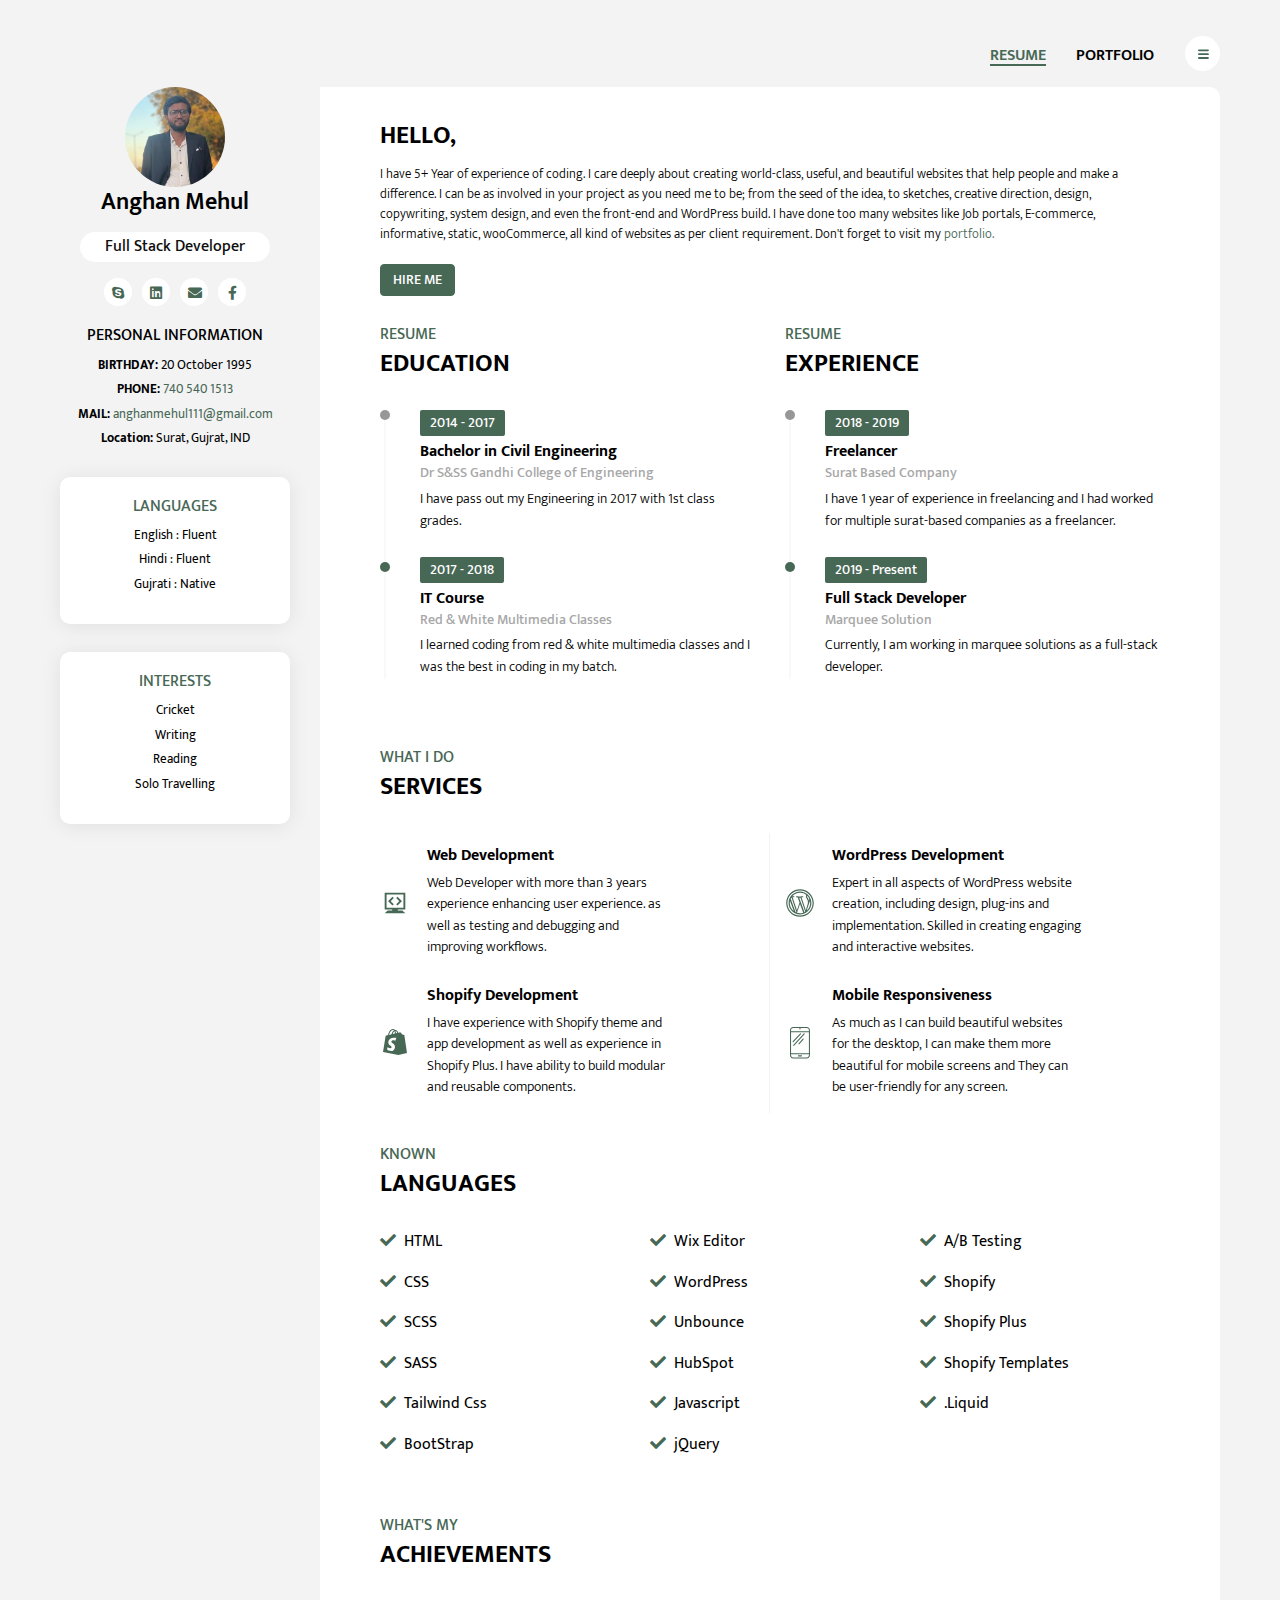
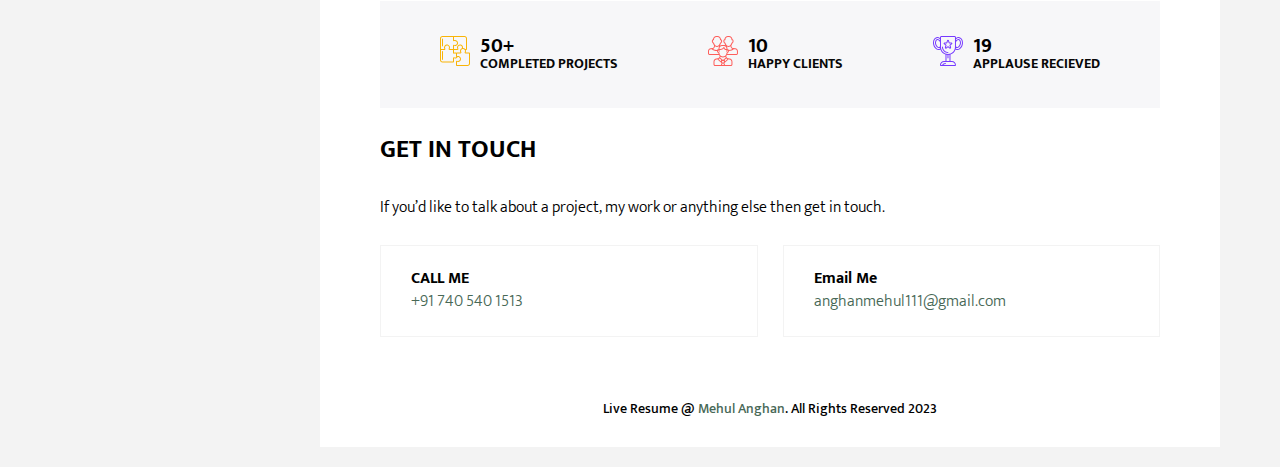
<file: index.html>
<!DOCTYPE html>
<html lang="en">

<head>
    <meta charset="UTF-8">
    <meta name="viewport" content="width=device-width, initial-scale=1.0">
    <meta http-equiv="X-UA-Compatible" content="ie=edge">
    <title>Resume of Anghan Mehul</title>
    <link rel="icon" type="image/x-icon" href="./assets/images/my-profile.jpg">
    <link href="https://fonts.googleapis.com/css?family=Mukta:300,400,500,600,700&display=swap" rel="stylesheet">
    <link rel="stylesheet" href="./assets/vendors/@fortawesome/fontawesome-free/css/all.min.css">
    <link rel="stylesheet" href="./assets/css/style.css">
</head>

<body>
    <header>
        <button class="btn btn-white btn-share ml-auto mr-3 ml-md-0 mr-md-auto invisible">
            <img src="./assets/images/share.svg" alt="share" class="btn-img"> SHARE</button>
        <nav class="collapsible-nav" id="collapsible-nav">
            <a href="./" class="nav-link active">Resume</a>
            <a href="./portfolio.html" class="nav-link">PORTFOLIO</a>
        </nav>
        <button class="btn btn-menu-toggle btn-white rounded-circle" data-toggle="collapsible-nav"
            data-target="collapsible-nav"><img src="./assets/images/hamburger.svg" alt="hamburger"></button>
    </header>
    <div class="content-wrapper">
        <aside>
            <div class="profile-img-wrapper">
                <img src="./assets/images/my-profile.jpg" alt="profile">
            </div>
            <h1 class="profile-name">Anghan Mehul</h1>
            <div class="text-center">
                <span class="badge badge-white badge-pill profile-designation">Full Stack Developer</span>
            </div>
            <nav class="social-links">
                <a href="live:1352403ae92bd718" class="social-link" target="_blank"><i class="fab fa-skype"></i></a>
                <a href="https://www.linkedin.com/in/mehul-anghan" class="social-link" target="_blank"><i class="fab fa-linkedin"></i></a>
                <a href="mailto:anghanmehul111@gmail.com" class="social-link"><i class="fas fa-envelope"></i></a>
                <a href="https://www.facebook.com/anghan.mehul" class="social-link" target="_blank"><i class="fab fa-facebook-f"></i></a>
            </nav>
            <div class="widget">
                <h5 class="widget-title">personal information</h5>
                <div class="widget-content">
                    <p><b>BIRTHDAY:</b> 20 October 1995</p>
                    <p><b>PHONE:</b> <a href="tel:+917405401513">740 540 1513</a></p>
                    <p><b>MAIL:</b> <a href="mailto:anghanmehul111@gmail.com">anghanmehul111@gmail.com</a></p>
                    <p><b>Location:</b> Surat, Gujrat, IND</p>
                </div>
            </div>
            <div class="widget card">
                <div class="card-body">
                    <div class="widget-content">
                        <h5 class="widget-title card-title">LANGUAGES</h5>
                        <p>English : Fluent</p>
                        <p>Hindi : Fluent</p>
                        <p>Gujrati : Native</p>
                    </div>
                </div>
            </div>
            <div class="widget card">
                <div class="card-body">
                    <div class="widget-content">
                        <h5 class="widget-title card-title">INTERESTS</h5>
                        <p>Cricket</p>
                        <p>Writing</p>
                        <p>Reading</p>
                        <p>Solo Travelling</p>
                    </div>
                </div>
            </div>
        </aside>
        <main>
            <section class="intro-section">
                <h2 class="section-title">Hello,</h2>
                <p>I have 5+ Year of experience of coding. I care deeply about creating world-class, useful, and beautiful websites that help people and make a difference. I can be as involved in your project as you need me to be; from the seed of the idea, to sketches, creative direction, design, copywriting, system design, and even the front-end and WordPress build. I have done too many websites like Job portals, E-commerce, informative, static, wooCommerce, all kind of websites as per client requirement. Don't forget to visit my <a href="https://anghan2010.github.io/resume/portfolio.html">portfolio.</a></p>
                <a href="mailto:anghanmehul111@gmail.com" class="btn btn-primary btn-hire-me">HIRE ME</a>
            </section>
            <section class="resume-section">
                <div class="row">
                    <div class="col-lg-6">
                        <h6 class="section-subtitle">RESUME</h6>
                        <h2 class="section-title">EDUCATION</h2>
                        <ul class="time-line">
                            <li class="time-line-item">
                                <span class="badge badge-primary">2014 - 2017</span>
                                <h6 class="time-line-item-title">Bachelor in Civil Engineering</h6>
                                <p class="time-line-item-subtitle">Dr S&SS Gandhi College of Engineering</p>
                                <p class="time-line-item-content">I have pass out my Engineering in 2017 with 1st class grades.</p>
                            </li>
                            <li class="time-line-item">
                                <span class="badge badge-primary">2017 - 2018</span>
                                <h6 class="time-line-item-title">IT Course</h6>
                                <p class="time-line-item-subtitle">Red & White Multimedia Classes</p>
                                <p class="time-line-item-content">I learned coding from red & white multimedia classes and I was the best in coding in my batch. </p>
                            </li>
                        </ul>
                    </div>
                    <div class="col-lg-6">
                        <h6 class="section-subtitle">RESUME</h6>
                        <h2 class="section-title">Experience</h2>
                        <ul class="time-line">
                            <li class="time-line-item">
                                <span class="badge badge-primary">2018 - 2019</span>
                                <h6 class="time-line-item-title">Freelancer</h6>
                                <p class="time-line-item-subtitle">Surat Based Company</p>
                                <p class="time-line-item-content">I have 1 year of experience in freelancing and I had worked for multiple surat-based companies as a freelancer.</p>
                            </li>
                            <li class="time-line-item">
                                <span class="badge badge-primary">2019 - Present</span>
                                <h6 class="time-line-item-title">Full Stack Developer</h6>
                                <p class="time-line-item-subtitle">Marquee Solution</p>
                                <p class="time-line-item-content">Currently, I am working in marquee solutions as a full-stack developer.</p>
                            </li>
                        </ul>
                    </div>
                </div>
            </section>
            <section class="services-section">
                <h6 class="section-subtitle">WHAT I DO</h6>
                <h2 class="section-title">SERVICES</h2>
                <div class="row">
                    <div class="media service-card col-lg-6">
                        <div class="service-icon">
                            <img src="./assets/images/web-development.svg" alt="target">
                        </div>
                        <div class="media-body">
                            <h5 class="service-title">Web Development</h5>
                            <p class="service-description">Web Developer with more than 3 years experience enhancing user experience. as well as testing and debugging and improving workflows.</p>
                        </div>
                    </div>
                    <div class="media service-card col-lg-6">
                        <div class="service-icon">
                            <img src="./assets/images/wordpress.svg" alt="bulb">
                        </div>
                        <div class="media-body">
                            <h5 class="service-title">WordPress Development</h5>
                            <p class="service-description">Expert in all aspects of WordPress website creation, including design, plug-ins and implementation. Skilled in creating engaging and interactive websites.</p>
                        </div>
                    </div>
                    <div class="media service-card col-lg-6">
                        <div class="service-icon">
                            <img src="./assets/images/shopify.svg" alt="development">
                        </div>
                        <div class="media-body">
                            <h5 class="service-title">Shopify Development</h5>
                            <p class="service-description">I have experience with Shopify theme and app development as well as experience in Shopify Plus. I have ability to build modular and reusable components.</p>
                        </div>
                    </div>
                    <div class="media service-card col-lg-6">
                        <div class="service-icon">
                            <img src="./assets/images/004-smartphone.svg" alt="smartphone">
                        </div>
                        <div class="media-body">
                            <h5 class="service-title">Mobile Responsiveness</h5>
                            <p class="service-description">As much as I can build beautiful websites for the desktop, I can make them more beautiful for mobile screens and They can be user-friendly for any screen.</p>
                        </div>
                    </div>
                </div>
            </section>

            <section class="clients-section">
                <h6 class="section-subtitle">KNOWN</h6>
                <h2 class="section-title">LANGUAGES</h2>
                <div class="row">
                    <div class="col-lg-4">
                        <p class="known_languages"><i class="fas fa-check"></i> <b>HTML</b></p>
                        <p class="known_languages"><i class="fas fa-check"></i> <b>CSS</b></p>
                        <p class="known_languages"><i class="fas fa-check"></i> <b>SCSS</b></p>
                        <p class="known_languages"><i class="fas fa-check"></i> <b>SASS</b></p>
                        <p class="known_languages"><i class="fas fa-check"></i> <b>Tailwind Css</b></p>
                        <p class="known_languages"><i class="fas fa-check"></i> <b>BootStrap</b></p>
                    </div>
                    <div class="col-lg-4">
                        <p class="known_languages"><i class="fas fa-check"></i> <b>Wix Editor</b></p>
                        <p class="known_languages"><i class="fas fa-check"></i> <b>WordPress</b></p>
                        <p class="known_languages"><i class="fas fa-check"></i> <b>Unbounce</b></p>
                        <p class="known_languages"><i class="fas fa-check"></i> <b>HubSpot</b></p>
                        <p class="known_languages"><i class="fas fa-check"></i> <b>Javascript</b></p>
                        <p class="known_languages"><i class="fas fa-check"></i> <b>jQuery</b></p>
                    </div>
                    <div class="col-lg-4">
                        <p class="known_languages"><i class="fas fa-check"></i> <b>A/B Testing</b></p>
                        <p class="known_languages"><i class="fas fa-check"></i> <b>Shopify</b></p>
                        <p class="known_languages"><i class="fas fa-check"></i> <b>Shopify Plus</b></p>
                        <p class="known_languages"><i class="fas fa-check"></i> <b>Shopify Templates</b></p>
                        <p class="known_languages"><i class="fas fa-check"></i> <b>.Liquid</b></p>
                    </div>
                </div>
            </section>

            <section class="achievements-section">
                <h6 class="section-subtitle">WHAT'S MY</h6>
                <h2 class="section-title">ACHIEVEMENTS</h2>
                <div class="achievement-cards-wrapper">
                    <div class="media achievement-card">
                        <img src="./assets/images/puzzle.svg" alt="puzzle" class="achievement-card-icon">
                        <div class="media-body">
                            <h4 class="achievement-card-title">50+</h4>
                            <p class="achievement-card-description">COMPLETED PROJECTS</p>
                        </div>
                    </div>
                    <div class="media achievement-card">
                        <img src="./assets/images/team.svg" alt="puzzle" class="achievement-card-icon">
                        <div class="media-body">
                            <h4 class="achievement-card-title">10</h4>
                            <p class="achievement-card-description">HAPPY CLIENTS</p>
                        </div>
                    </div>
                    <div class="media achievement-card">
                        <img src="./assets/images/trophy.svg" alt="puzzle" class="achievement-card-icon">
                        <div class="media-body">
                            <h4 class="achievement-card-title">19</h4>
                            <p class="achievement-card-description">APPLAUSE RECIEVED</p>
                        </div>
                    </div>
                </div>
            </section>

            <section class="contact-section">
                <h2 class="section-title">GET IN TOUCH</h2>
                <p class="mb-4">If you’d like to talk about a project, my work or anything else then get in touch.</p>
                
                <div class="contact-cards-wrapper">
                    <div class="contact-card">
                        <h6 class="contact-card-title">CALL ME</h6>
                        <p class="contact-card-content"><a href="tel:+917405401513">+91 740 540 1513</a></p>
                    </div>
                    <div class="contact-card">
                        <h6 class="contact-card-title">Email Me</h6>
                        <p class="contact-card-content"><a href="mailto:anghanmehul111@gmail.com">anghanmehul111@gmail.com</a></p>
                    </div>
                </div>

            </section>

            <footer>Live Resume @ <a href="https://mehulthevenom.com/" target="_blank"
                    rel="noopener noreferrer">Mehul Anghan</a>. All Rights Reserved 2023</footer>
        </main>
    </div>
    <script src="./assets/vendors/jquery/dist/jquery.min.js"></script>
    <script src="./assets/vendors/@popperjs/core/dist/umd/popper-base.min.js"></script>
    <script src="./assets/vendors/bootstrap/dist/js/bootstrap.min.js"></script>
    <script src="./assets/js/script.js"></script>
</body>

</html>
</file>
